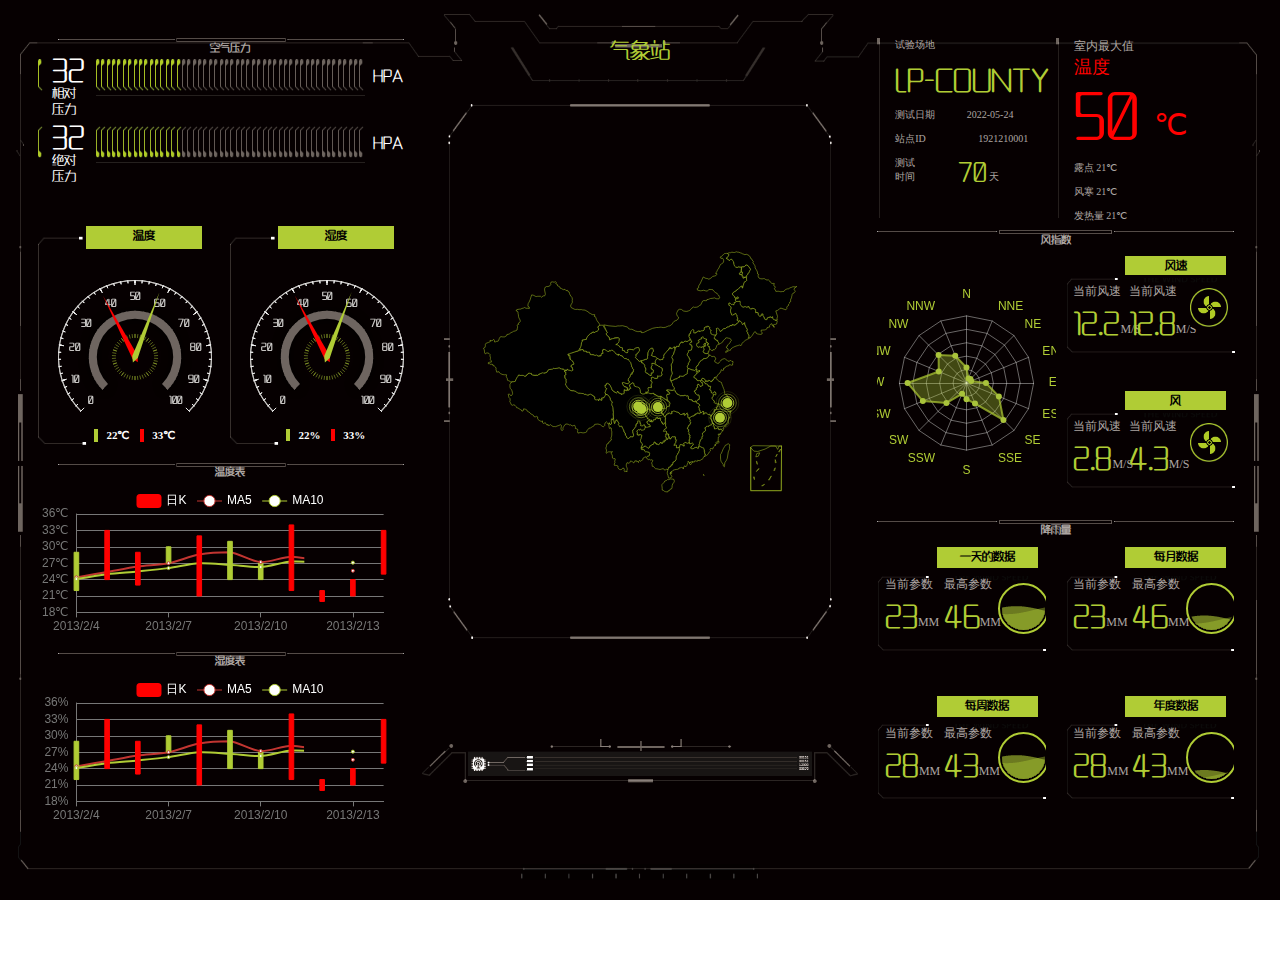
<file: 气象预报大数据平台/index.html>
<!DOCTYPE html>
<html>
<head lang="en">
    <meta charset="UTF-8">
    <title></title>
    <link href="css/index.css" rel="stylesheet" />

</head>
<body>
    <div class="content">
        <div class="left">
            <!--气压-->
            <div class="air">
                <div class="air-title title numfont">空气压力</div>
                <div class="air-relative">
                    <div class="air-val">
                        <span class="air-icon"></span>
                        <div class="numfont">
                            <p class="hpa-rel"></p>
                            <p class="hpa-nam">相对压力</p>
                        </div>
                    </div>
                    <div class="gray">

                    </div>
                    <div class="light">

                    </div>
                    <div class="unit">HPA</div>
                </div>
                <div class="air-absolutely">
                    <div class="air-val">
                        <span class="air-icon"></span>
                        <div class="numfont">
                            <p class="hpa-abs"></p>
                            <p class="hpa-nam">绝对压力</p>
                        </div>
                    </div>
                    <div class="gray">

                    </div>
                    <div class="light">

                    </div>
                    <div class="unit">HPA</div>
                </div>
            </div>
            <!--气压 end-->
            <!--温度和湿度-->
            <div class="tem-hum">
                <div class="temperature">
                    <div class="tem-hum-title numfont">温度</div>
                    <div class="tem-hum-chart" id="temChart">

                    </div>
                    <div class="tem-val">
                        <span class="indoor">22℃</span>
                        <span class="outdoor">33℃</span>
                    </div>
                </div>
                <div class="humidity">
                    <div class="tem-hum-title numfont">湿度</div>
                    <div class="tem-hum-chart" id="humChart">

                    </div>
                    <div class="hum-val">
                        <span class="indoor">22%</span>
                        <span class="outdoor">33%</span>
                    </div>
                </div>
            </div>
            <!--温度和湿度 end-->
            <!--温度一周k线图-->
            <div class="temp-k">
                <div class="title numfont">温度表</div>
                <div id="tempKChart">

                </div>
            </div>
            <!--温度一周k线图 end-->

            <!--湿度一走k线图-->
            <div class="dity-k">
                <div class="title numfont">湿度表</div>
                <div id="dityKChart">

                </div>
            </div>
            <!--湿度一走k线图 end-->
        </div>

        <div class="middle">
            <div class="headTitle">气象站</div>
            <!--地图-->
            <div class="chinaMap" style="color: white;">
                <div class="circle0"></div>

                <div id="btn" style="display: none;">
                    <div style="position: relative;">
                        <div class="btn0"></div>
                        <div class="btn1"></div>
                        <div class="btn2"></div>
                    </div>
                </div>

                <div class="mapBox">
                    <div id="map">

                    </div>
                </div>
                <div class="circle1"></div>
            </div>
            <!--地图 end-->
            <!--动画-->
            <div class="lineRun">

            </div>
            <!--动画 end-->
        </div>

        <div class="right">
            <div class="information">
                <!--基本信息-->
                <div class="baseInfo">
                    <p class="infoTitle">试验场地</p>
                    <p class="area">LP-COUNTY</p>
                    <p class="infoTitle">
                        测试日期
                        <span class="date">2022-05-24</span>
                    </p>
                    <p class="infoTitle">
                       站点ID
                        <span class="idNum">1921210001</span>
                    </p>
                    <p class="infoTitle">
                        <span class="infoTitle" style="display: inline-block;margin-right: 40px;">测试<br>时间</span>
                        <span class="days">70</span>
                        <span class="infoTitle">天</span>
                    </p>

                </div>
                <!--基本信息 end-->
                <!--温度/露点/风寒/热指数-->
                <div class="temData">
                    <p class="infoTitle" style="margin-bottom: 0;font-size: 12px;">室内最大值</p>
                    <p class="temTitle">温度</p>
                    <p class="indoorTem"><span class="temperatureN">50</span>℃</p>
                    <p class="infoTitle point">
                        露点
                        <span class="dewpoint">21℃</span>
                    </p>
                    <p class="infoTitle point">
                        风寒
                        <span class="windchill">21℃</span>
                    </p>
                    <p class="infoTitle point">
                        发热量
                        <span class="heatnumber">21℃</span>
                    </p>
                </div>
                <!--温度/露点/风寒/热指数 end-->
            </div>
            <!--风-->
            <div class="wind">
                <div class="air-title title numfont">风指数</div>
                <div id="windChart">

                </div>
                <div class="windData">
                    <div class="windSpeed">
                        <div class="windTitle numfont">风速</div>
                        <div class="windBox">
                            <div style="width: 33%;margin-left: 4%;">
                                <p>当前风速</p>
                                <p><span class="currentSpeed" id="nowWind">23</span>M/S</p>
                            </div>
                            <div style="width: 33%;">
                                <p>当前风速</p>
                                <p><span class="highestSpeed" id="highWind">46</span>M/S</p>
                            </div>
                            <div style="width: 30%">
                                <div class="windWrap">
                                    <img src="img/wind1.png" class="windFan">
                                </div>
                            </div>
                        </div>
                    </div>
                    <div class="gust">
                        <div class="windTitle numfont">风</div>
                        <div class="windBox">
                            <div style="width: 33%;margin-left: 4%;">
                                <p>当前风速</p>
                                <p><span class="currentSpeed" id="nowGust">28</span>M/S</p>
                            </div>
                            <div style="width: 33%;">
                                <p>当前风速</p>
                                <p><span class="highestSpeed" id="highGust">43</span>M/S</p>
                            </div>
                            <div style="width: 30%">
                                <div class="windWrap">
                                    <img src="img/wind1.png" class="windFan">
                                </div>
                            </div>
                        </div>
                    </div>
                </div>
            </div>
            <!--风 end-->
            <!--降雨量-->
            <div class="rainfall">
                <div class="air-title title numfont">降雨量</div>
                <div class="windData">
                    <div class="windSpeed">
                        <div class="windTitle numfont">一天的数据</div>
                        <div class="windBox">
                            <div style="width: 33%;margin-left: 4%;">
                                <p>当前参数</p>
                                <p><span class="currentSpeed" id="nowDay">23</span>MM</p>
                            </div>
                            <div style="width: 31%;margin-left: 2%">
                                <p>最高参数</p>
                                <p><span class="highestSpeed" id="highDay">46</span>MM</p>
                            </div>
                            <div style="width: 30%">
                                <div class="rainWrap" style="margin: 10px auto;text-align: center;">
                                    <canvas id="rainfallOne" ></canvas>
                                </div>
                            </div>
                        </div>
                    </div>
                    <div class="gust">
                        <div class="windTitle numfont">每周数据</div>
                        <div class="windBox">
                            <div style="width: 33%;margin-left: 4%;">
                                <p>当前参数</p>
                                <p><span class="currentSpeed" id="nowWeek">28</span>MM</p>
                            </div>
                            <div style="width: 31%;margin-left: 2%">
                                <p>最高参数</p>
                                <p><span class="highestSpeed" id="highWeek">43</span>MM</p>
                            </div>
                            <div style="width: 30%">
                                <div class="rainWrap" style="margin: 10px auto;text-align: center;">
                                    <canvas id="rainfallTwo"></canvas>
                                </div>
                            </div>
                        </div>
                    </div>
                </div>
                <div class="windData">
                    <div class="windSpeed">
                        <div class="windTitle numfont">每月数据</div>
                        <div class="windBox">
                            <div style="width: 33%;margin-left: 4%;">
                                <p>当前参数</p>
                                <p><span class="currentSpeed" id="nowMonth">23</span>MM</p>
                            </div>
                            <div style="width: 31%;margin-left: 2%">
                                <p>最高参数</p>
                                <p><span class="highestSpeed" id="highMonth">46</span>MM</p>
                            </div>
                            <div style="width: 30%">
                                <div class="rainWrap" style="margin: 10px auto;text-align: center;">
                                    <canvas id="rainfallThree"></canvas>
                                </div>
                            </div>
                        </div>
                    </div>
                    <div class="gust">
                        <div class="windTitle numfont">年度数据</div>
                        <div class="windBox">
                            <div style="width: 33%;margin-left: 4%;">
                                <p>当前参数</p>
                                <p><span class="currentSpeed" id="nowYear">28</span>MM</p>
                            </div>
                            <div style="width: 31%;margin-left: 2%">
                                <p>最高参数</p>
                                <p><span class="highestSpeed" id="highYear">43</span>MM</p>
                            </div>
                            <div style="width: 30%">
                                <div class="rainWrap" style="margin: 10px auto;text-align: center;">
                                    <canvas id="rainfallFour"></canvas>
                                </div>
                            </div>
                        </div>
                    </div>
                </div>
            </div>
            <!--降雨量 end-->
        </div>
    </div>
    <script src="js/jquery-3.2.1.min.js"></script>
    <script src="js/echarts.js"></script>
    <script src="js/china.js"></script>
    <script src="js/render.js"></script>

    <script>
        $(function(){
            for(var i=0;i<50;i++){
                $('.air-relative').find('.gray').append('<span></span>');
                $('.air-absolutely').find('.gray').append('<span></span>')
            }
            var pressureValRel=0;//初始气压(相对)
            var pressureValNowRel=32;//当前气压（相对）
            function airPreRel(now,old,par){
                if(now>old){
                    par.find('.light').append('<span></span>');
                    pressureValRel++;
                }else if(now<old){
                    par.find('.light').children('span:last-child').remove();
                    pressureValRel--;
                }else{
                    clearInterval(pressureRunRel);
                    return
                }
                $('.hpa-rel').text(pressureValRel*2);
            }
            var pressureRunRel=setInterval(function(){
                airPreRel(pressureValNowRel,pressureValRel,$('.air-relative'));
            },50);

            var pressureValAbs=0;//初始气压(绝对)
            var pressureValNowAbs=21;//当前气压（绝对）
            function airPreAbs(now,old,par){
                if(now>old){
                    par.find('.light').append('<span></span>');
                    pressureValAbs++;
                }else if(now<old){
                    par.find('.light').children('span:last-child').remove();
                    pressureValAbs--;
                }else{
                    clearInterval(pressureRunAbs);
                    return
                }
                $('.hpa-abs').text(pressureValAbs*2);
            }
            var pressureRunAbs=setInterval(function(){
                airPreAbs(pressureValNowAbs,pressureValAbs,$('.air-absolutely'));
            },50);

            //温度和湿度
            var temChart=echarts.init(document.getElementById('temChart'));
            var humChart=echarts.init(document.getElementById('humChart'));
            var temOption={
                tooltip:{
                   formatter:'{a}<br/>当前：{c}℃'
                },
                series:[
                    //内圈
                    {
                        type:'gauge',
                        center : ['50%', '60%'],    // 默认全局居中
                        radius : '30%',
                        min:0,
                        max:10,
                        startAngle: 270,
                        endAngle: -89.99999,
                        splitNumber:10,
                        axisLine: {            // 仪表盘轴线
                            lineStyle: {       // 属性lineStyle控制线条样式
                                color: [[1, '#ff4500']],
                                width: 0,
                                shadowColor : '#fff', //默认透明
                                shadowBlur: 10
                            }
                        },
                        axisLabel: {            // 刻度标签
                            show:false
                        },
                        axisTick: {            // 刻度
                            length :4,        // 属性length控制线长
                            lineStyle: {       // 属性lineStyle控制线条样式
                                color: 'rgba(176,204,53,.5)'
                            }
                        },
                        splitLine: {           // 分隔线
                            show:false
                        },
                        pointer: {
                            width:0,
                            shadowColor : '#fff', //默认透明
                            shadowBlur: 5
                        },
                        detail : {
                            show : false
                        }
                    },
                    //中圈
                    {
                        name:'转速',
                        type:'gauge',
                        center : ['50%', '60%'],    // 默认全局居中
                        radius : '60%',
                        min:0,
                        max:10,
                        splitNumber:10,
                        axisLine: {            // 坐标轴线
                            lineStyle: {       // 属性lineStyle控制线条样式
                                color: [[1,'#6E6560' ]],
                                width: 8,
                                shadowBlur: 10
                            }
                        },
                        axisLabel: {            // 刻度
                            textStyle: {       // 属性lineStyle控制线条样式
                                fontWeight:'' ,
                                color: 'rgba(30,144,255,0)',
                                shadowColor : '#fff', //默认透明
                                shadowBlur: 10
                            }
                        },
                        axisTick: {            // 坐标轴小标记
                            length :2,        // 属性length控制线长
                            lineStyle: {       // 属性lineStyle控制线条样式
                                color: 'auto'
                                /*shadowColor : '#fff', //默认透明
                                 shadowBlur: 10*/
                            }
                        },
                        splitLine: {           // 分隔线
                            length :0,         // 属性length控制线长
                            lineStyle: {       // 属性lineStyle（详见lineStyle）控制线条样式
                                width:0,
                                color: '#fff',
                                shadowColor : '#fff', //默认透明
                                shadowBlur: 10
                            }
                        },
                        pointer: {
                            width:0,
                            shadowColor : '#fff', //默认透明
                            shadowBlur: 5
                        },
                        detail : {
                            show : false
                        }
                    },
                    //外圈室内
                    {
                        type:'gauge',
                        center : ['50%', '60%'],    // 默认全局居中
                        radius:'100%',
                        min:0,
                        max:100,
                        name:'室内',
                        axisLine: {            // 坐标轴线
                            lineStyle: {
                                color: [[1, '#C7C5C3']],// 属性lineStyle控制线条样式
                                width: 1
                            }
                        },
                        itemStyle:{
                            normal:{
                                color:'#FF0000'
                            }
                        },
                        axisTick:{
                            length:3
                        },
                        axisLabel: {            // 坐标轴小标记
                            textStyle: {       // 属性lineStyle控制线条样式
                                fontWeight: 'bolder',
                                fontSize : 10,
                                fontFamily:'numfont'
                            }
                        },
                        splitLine: {           // 分隔线
                            length : 5,         // 属性length控制线长
                            lineStyle: {       // 属性lineStyle（详见lineStyle）控制线条样式
                                width:1
                            }
                        },
                        pointer:{
                            width:3,
                            length:'90%'
                        },
                        detail : {
                            show : false
                        },
                        data:[{value: 40}]
                    },
                    //外圈室外
                    {
                        type:'gauge',
                        center : ['50%', '60%'],    // 默认全局居中
                        radius : '100%',
                        min:0,
                        max:100,
                        name:'室外',
                        axisTick:{
                            length:3
                        },
                        axisLine: {            // 坐标轴线
                            lineStyle: {
                                color: [[1, '#C7C5C3']],// 属性lineStyle控制线条样式
                                width: 1
                            }
                        },
                        pointer:{
                            width:3,
                            length:'90%'
                        },
                        itemStyle:{
                            normal:{
                                color:'#B0CC35'
                            }

                        },
                        axisLabel: {
                            textStyle: {
                                fontWeight: 'bolder',
                                fontSize : 16,
                                color: 'rgba(30,144,255,0)'
                            }
                        },
                        splitLine: {           // 分隔线
                            length : 5,         // 属性length控制线长
                            lineStyle: {       // 属性lineStyle（详见lineStyle）控制线条样式
                                width:1
                            }
                        },
                        detail : {
                            show : false
                        },
                        data:[{value: 58}],
                        title:{
                            show:false
                        }
                    }
                ]
            };
            var humOption={
                tooltip:{
                    formatter:'{a}<br/>当前：{c}%'
                },
                series : [
                    //内圈
                    {
                        type:'gauge',
                        center : ['50%', '60%'],    // 默认全局居中
                        radius : '30%',
                        min:0,
                        max:10,
                        startAngle: 270,
                        endAngle: -89.99999,
                        splitNumber:10,
                        axisLine: {            // 仪表盘轴线
                            lineStyle: {       // 属性lineStyle控制线条样式
                                color: [[1, '#ff4500']],
                                width: 0,
                                shadowColor : '#fff', //默认透明
                                shadowBlur: 10
                            }
                        },
                        axisLabel: {            // 刻度标签
                           show:false
                        },
                        axisTick: {            // 刻度
                            length :4,        // 属性length控制线长
                            lineStyle: {       // 属性lineStyle控制线条样式
                                color: 'rgba(176,204,53,.5)'
                            }
                        },
                        splitLine: {           // 分隔线
                           show:false
                        },
                        pointer: {
                            width:0,
                            shadowColor : '#fff', //默认透明
                            shadowBlur: 5
                        },
                        detail : {
                            show : false
                        }
                    },
                    //中圈
                    {
                        name:'转速',
                        type:'gauge',
                        center : ['50%', '60%'],    // 默认全局居中
                        radius : '60%',
                        min:0,
                        max:10,
                        splitNumber:10,
                        axisLine: {            // 坐标轴线
                            lineStyle: {       // 属性lineStyle控制线条样式
                                color: [[1,'#6E6560' ]],
                                width: 8,

                                shadowBlur: 10
                            }
                        },
                        axisLabel: {            // 刻度
                            textStyle: {       // 属性lineStyle控制线条样式
                                fontWeight:'' ,
                                color: 'rgba(30,144,255,0)',
                                shadowColor : '#fff', //默认透明
                                shadowBlur: 10
                            }
                        },
                        axisTick: {            // 坐标轴小标记
                            length :2,        // 属性length控制线长
                            lineStyle: {       // 属性lineStyle控制线条样式
                                color: 'auto'
                                /*shadowColor : '#fff', //默认透明
                                 shadowBlur: 10*/
                            }
                        },
                        splitLine: {           // 分隔线
                            length :0,         // 属性length控制线长
                            lineStyle: {       // 属性lineStyle（详见lineStyle）控制线条样式
                                width:0,
                                color: '#fff',
                                shadowColor : '#fff', //默认透明
                                shadowBlur: 10
                            }
                        },
                        pointer: {
                            width:0,
                            shadowColor : '#fff', //默认透明
                            shadowBlur: 5
                        },
                        detail : {
                            show : false
                        }
                    },
                    //外圈室内
                    {
                        type:'gauge',
                        center : ['50%', '60%'],    // 默认全局居中
                        radius:'100%',
                        min:0,
                        max:100,
                        name:'室内',
                        axisLine: {            // 坐标轴线
                            lineStyle: {
                                color: [[1, '#C7C5C3']],// 属性lineStyle控制线条样式
                                width: 1
                            }
                        },
                        itemStyle:{
                            normal:{
                                color:'#FF0000'
                            }
                        },
                        axisTick:{
                            length:3
                        },
                        axisLabel: {            // 坐标轴小标记
                            textStyle: {       // 属性lineStyle控制线条样式
                                fontWeight: 'bolder',
                                fontSize : 10,
                                fontFamily:'numfont'
                            }
                        },
                        splitLine: {           // 分隔线
                            length : 5,         // 属性length控制线长
                            lineStyle: {       // 属性lineStyle（详见lineStyle）控制线条样式
                                width:1
                            }
                        },
                        pointer:{
                            width:3,
                            length:'90%'
                        },
                        detail : {
                            show : false
                        },
                        data:[{value: 40}]
                    },
                    //外圈室外
                    {
                        type:'gauge',
                        center : ['50%', '60%'],    // 默认全局居中
                        radius : '100%',
                        min:0,
                        max:100,
                        name:'室外',
                        axisTick:{
                            length:3
                        },
                        axisLine: {            // 坐标轴线
                            lineStyle: {
                                color: [[1, '#C7C5C3']],// 属性lineStyle控制线条样式
                                width: 1
                            }
                        },
                        pointer:{
                            width:3,
                            length:'90%'
                        },
                        itemStyle:{
                            normal:{
                                color:'#B0CC35'
                            }

                        },
                        axisLabel: {
                            textStyle: {
                                fontWeight: 'bolder',
                                fontSize : 16,
                                color: 'rgba(30,144,255,0)'
                            }
                        },
                        splitLine: {           // 分隔线
                            length : 5,         // 属性length控制线长
                            lineStyle: {       // 属性lineStyle（详见lineStyle）控制线条样式
                                width:1
                            }
                        },
                        detail : {
                            show : false
                        },
                        data:[{value: 58}],
                        title:{
                            show:false
                        }
                    }

                ]
            };
            temChart.setOption(temOption);
            humChart.setOption(humOption);
            var temVal=[25,36];
            var humVal=[21,30];
            function temHum(tem,hum){
                temOption.series[2].data[0].value=tem[0];
                temOption.series[3].data[0].value=tem[1];
                temChart.setOption(temOption);
                $('.tem-val').find('.indoor').text(tem[0]+'℃');
                $('.tem-val').find('.outdoor').text(tem[1]+'℃');
                humOption.series[2].data[0].value=hum[0];
                humOption.series[3].data[0].value=hum[1];
                humChart.setOption(humOption);
                $('.hum-val').find('.indoor').text(hum[0]+"%");
                $('.hum-val').find('.outdoor').text(hum[1]+"%");
            }
            setInterval(function(){
                temVal[0]=Math.round(Math.random()*100);
                temVal[1]=Math.round(Math.random()*100);
                humVal[0]=Math.round(Math.random()*100);
                humVal[1]=Math.round(Math.random()*100);
                temHum(temVal,humVal);
            },1000);
            //温度k线值
            //温度数据：最低温度，最高温度
            var data = [
                ['2013/1/24', 23,28,23,28],
                ['2013/1/25', 21,24,21,24],
                ['2013/1/26', 28,24,28,24],
                ['2013/1/27', 21,24,21,24],
                ['2013/1/28', 27,21,27,21],
                ['2013/1/29', 20,23,20,23],
                ['2013/1/30', 22,27,22,27],
                ['2013/1/31', 23,28,23,28],
                ['2013/2/1', 22,24,22,24],
                ['2013/2/2', 26,24,26,24],
                ['2013/2/3', 21,24,21,24],
                ['2013/2/4', 29,22,29,22],
                ['2013/2/5', 24,33,24,33],
                ['2013/2/6', 23,29,27,29],
                ['2013/2/7', 30,27,30,27],
                ['2013/2/8', 21,32,21,32],
                ['2013/2/9', 31,24,31,24],
                ['2013/2/10', 27,24,27,24],
                ['2013/2/11', 22,34,22,34],
                ['2013/2/12', 20,22,20,22],
                ['2013/2/13', 21,24,21,24],
                ['2013/2/14', 25,33,25,33]
            ];
            //数据序列化
            function splitData(rawData) {
                var categoryData = [];
                var values = [];
                for (var i = 0; i < rawData.length; i++) {
                    categoryData.push(rawData[i].splice(0, 1)[0]);
                    values.push(rawData[i])
                }
                return {
                    categoryData: categoryData,
                    values: values
                };
            }
            var data0=splitData(data);

            function calculateMA(dayCount, data) {
                var result = [];
                for (var i = 0, len = data.length; i < len; i++) {
                    if (i < dayCount) {
                        result.push('-');
                        continue;
                    }
                    var sum = 0;
                    for (var j = 0; j < dayCount; j++) {
                        sum += data[i - j][1];
                    }
                    result.push((sum / dayCount).toFixed(2));
                }
                return result;
            }

            var dataMA5 = calculateMA(5, data0.values);
            var dataMA10 = calculateMA(10, data0.values);
            var dataMA20 = calculateMA(20, data0.values);

            var temKOption={
                tooltip:{//提示框组件
                    trigger: 'axis',//坐标轴触发
                    axisPointer: {
                        type: 'cross'
                    },
                    width:2
                },
                legend:{
                    data:['日K','MA5','MA10'],
                    top:0,
                    textStyle:{
                        color:'#fff'
                    }
                },

                xAxis: {
                    type: 'category',
                    data: data0.categoryData,
                    boundaryGap : false,
                    axisLine: { lineStyle: { color: '#777' } }
                },
                yAxis: {
                    scale: true,
                    splitNumber: 4,//坐标轴的分割段数
                    axisLine: { lineStyle: { color: '#777' } },
                    splitLine: {
                        show: true,
                        lineStyle:{
                            color:'#777'
                        }
                    },//坐标轴在 ((grid)) 区域中的分隔线。
                    axisTick: {
                        show: false
                    },//刻度
                    axisLabel: {//标签
                        formatter: '{value}℃'
                    }
                },
                dataZoom: [
                    {
                        type: 'inside',
                        start: 50,
                        end: 100
                    }
                ],
                grid: [{//直角坐标系内绘图网格
                    height:'60%',
                    top: 25
                }],
                series:[
                    {
                        type: 'candlestick',
                        name: '日K',
                        data: data0.values,
                        barWidth:'15%',
                        //barMinWidth:'10%',
                        itemStyle: {
                            normal: {
                                color: 'red',
                                color0: '#B0CC35',
                                borderColor: 'red',
                                borderColor0: '#B0CC35'
                            }
                        }
                    },
                    {
                        name: 'MA5',
                        type: 'line',
                        data: calculateMA(5,data0.values),
                        smooth: true
                    },
                    {
                        name: 'MA10',
                        type: 'line',
                        data: calculateMA(10,data0.values),
                        smooth: true,
                        itemStyle:{
                            normal:{
                                color:'#B0CC35'
                            }
                        }
                    }
                ]
            };
            //温度k线图
            var tempKChart=echarts.init(document.getElementById('tempKChart'));
            tempKChart.setOption(temKOption);
            //湿度K线图
            var dityKChart=echarts.init(document.getElementById('dityKChart'));
            var humKOption=temKOption;
            humKOption.yAxis.axisLabel.formatter='{value}%';
            dityKChart.setOption(humKOption);

            //地图
            var mapChart=echarts.init(document.getElementById('map'));
            var series=[];

            //获取数据
            var geoData=[
                {name:'成都',value:[103.9526,30.7617]},
                {name:'金华',value:[120.0037,29.1028]},
                {name:'上海',value:[121.4648,31.2891]},
                {name:'梁平',value:[107.8109,30.6810]},
                {name:'简阳',value:[104.5525,30.4179]}
            ];
            //配置气泡点
            geoData.forEach(function (item, i) {
                series.push(
                        {
                            //name: ' Top10',
                            type: 'effectScatter',//带有涟漪特效动画的散点（气泡）图
                            coordinateSystem: 'geo',//系列使用的坐标系,geo为地理坐标系
                            zlevel: 2,
                            rippleEffect: {//涟漪特效相关配置
                                brushType: 'stroke'//波纹的绘制方式，可选 'stroke' 和 'fill'。
                            },
                           /* label: {//标签相关配置
                                normal: {
                                    show: true,
                                    position: 'right',
                                    formatter: '{b}'//{a}、{b}、{c}，分别表示系列名，数据名，数据值
                                }
                            },*/
                            symbolSize: 10,
                            itemStyle: {
                                normal: {
                                    color: '#B0CC35'
                                }
                            },
                            data: [item],
                            tooltip:{
                                formatter:'{b}观测点'
                            }
                        }
                );
            });


            var option={

                tooltip:{
                    trigger:'item',
                    formatter: '{b}'
                },
                geo: {
                    map: 'china',
                    itemStyle:{
                        normal:{
                            areaColor:'rgba(0,0,0,1)',
                            borderColor:'rgb(176,203,37)'
                        },
                        emphasis:{
                            areaColor:'rgba(176,203,37,.8)'
                        }
                    },
                    selectedMode:'single',
                    roam: true,
                    silent: false,
                    label: {
                        emphasis: {
                            show: true,
                            textStyle:{
                                color:'#B0CC35'
                            }
                        }

                    }
                },
                series:series
            };

            mapChart.setOption(option);



            //var mychartdata= echarts.getMap();

            var btn=$('#btn');
            var areaData=[
                {name: '北京', selected:false,jsonname:'beijing'},
                {name: '天津', selected:false,jsonname:'tianjin'},
                {name: '上海', selected:false,jsonname:'shanghai'},
                {name: '重庆', selected:false,jsonname:'chongqing'},
                {name: '河北', selected:false,jsonname:'hebei'},
                {name: '河南', selected:false,jsonname:'henan'},
                {name: '云南', selected:false,jsonname:'yunnan'},
                {name: '辽宁', selected:false,jsonname:'liaoning'},
                {name: '黑龙江', selected:false,jsonname:'heilongjiang'},
                {name: '湖南', selected:false,jsonname:'hunan'},
                {name: '安徽', selected:false,jsonname:'anhui'},
                {name: '山东', selected:false,jsonname:'shandong'},
                {name: '新疆', selected:false,jsonname:'xinjiang'},
                {name: '江苏', selected:false,jsonname:'jiangsu'},
                {name: '浙江', selected:false,jsonname:'zhejiang'},
                {name: '江西', selected:false,jsonname:'jiangxi'},
                {name: '湖北', selected:false,jsonname:'hubei'},
                {name: '广西', selected:false,jsonname:'guangxi'},
                {name: '甘肃', selected:false,jsonname:'gansu'},
                {name: '山西', selected:false,jsonname:'shanxi'},
                {name: '内蒙古', selected:false,jsonname:'neimenggu'},
                {name: '陕西', selected:false,jsonname:'shanxi'},
                {name: '吉林', selected:false,jsonname:'jilin'},
                {name: '福建', selected:false,jsonname:'fujian'},
                {name: '贵州', selected:false,jsonname:'guizhou'},
                {name: '广东', selected:false,jsonname:'guangdong'},
                {name: '青海', selected:false,jsonname:'qinghai'},
                {name: '西藏', selected:false,jsonname:'xizang'},
                {name: '四川', selected:false,jsonname:'sichuan'},
                {name: '宁夏', selected:false,jsonname:'ningxia'},
                {name: '海南', selected:false,jsonname:'hainan'},
                {name: '台湾', selected:false,jsonname:'taiwan'},
                {name: '香港', selected:false,jsonname:'xianggang'},
                {name: '澳门', selected:false,jsonname:'aomen'},
                {name: '成都市', selected:false,jsonname:'chengdu'}
            ];

            mapChart.on('geoselectchanged',function(param){
                var areaName=param.batch[0].name;
                for(var i=0;i<areaData.length;i++){
                    if(areaName == areaData[i].name){
                        btn.show();
                        var jsonName=areaData[i].jsonname;
                        $.getJSON('geojson/'+jsonName+'.json', function (data) {
                            mapChart.clear();
                            mapChart.setOption(option);
                            echarts.registerMap(jsonName, data);
                            option.geo.map=jsonName;
                            mapChart.setOption(option);
                        });


                    }
                }

            });
            document.getElementById('btn').onclick=function(){
                btn.hide();
                mapChart.clear();
                mapChart.setOption(option);
                option.geo.map='china';
                mapChart.setOption(option);
            };

            //风向图
            var windOption={
                tooltip:{},
                radar:{
                    indicator:[
                        {name:'N',max:12},
                        {name:'NNW',max:12},
                        {name:'NW',max:12},
                        {name:'WNW',max:12},
                        {name:'W',max:12},
                        {name:'WSW',max:12},
                        {name:'SW',max:12},
                        {name:'SSW',max:12},
                        {name:'S',max:12},
                        {name:'SSE',max:12},
                        {name:'SE',max:12},
                        {name:'ESE',max:12},
                        {name:'E',max:12},
                        {name:'ENE',max:12},
                        {name:'NE',max:12},
                        {name:'NNE',max:12}
                    ],
                    name:{
                      textStyle:{
                          color:'rgba(176,204,53,1)'
                      }
                    },
                    axisLine: {
                        lineStyle: {
                            color: 'rgba(255, 255, 255, 0.4)'
                        }
                    },
                    splitLine: {
                        lineStyle: {
                            color: 'rgba(255, 255, 255, 0.4)'
                        }
                    },
                    splitArea:{
                        areaStyle:{
                            color:'rgba(255,255,255,0)'
                        }
                    }
                },
                series:[{
                    type:'radar',
                    data:[
                        {
                            value:[2.8,5.3,7.1,5.4,10.6,8.5,5.1,2.1,2.9,4.0,9.4,6.3,3.5,0.9,1,0.9],
                            name:'2016'
                        }
                    ],
                    areaStyle:{
                        normal:{
                            color:'rgba(176,204,53,.5)'
                        }
                    },
                    lineStyle:{
                        normal:{
                            color:'rgba(176,204,53,.7)'

                        }
                    },
                    symbol:'circle',
                    symbolSize:6,
                    itemStyle:{
                        normal:{
                            color:'#A9C33B'
                        }
                    }
                }]
            };
            var windChart=echarts.init(document.getElementById('windChart'));
            windChart.setOption(windOption);

            //风速与阵风数据
            var speed={
                wind:[12.2,12.8],
                gust:[2.8,4.3]
            };
            function getData(){
                $('#nowWind').text(speed.wind[0]);
                $('#highWind').text(speed.wind[1]);
                var windSpeed=(50-speed.wind[0])*10;
                $('.windSpeed .windFan').css('animation-duration', windSpeed+'ms');
                $('#nowGust').text(speed.gust[0]);
                $('#highGust').text(speed.gust[1]);
                var gustSpeed=(50-speed.gust[0])*10;
                $('.gust .windFan').css('animation-duration', gustSpeed+'ms');
            }
            getData();

            //降雨量
            function creatBall(ele,data){
                new WaterPolo(ele,{
                    cW:55,
                    cH:55,
                    baseY:data
                })
            }
            creatBall('rainfallOne',80);
            creatBall('rainfallTwo',60);
            creatBall('rainfallThree',30);
            creatBall('rainfallFour',20);




        });


    </script>
</body>
</html>
</file>
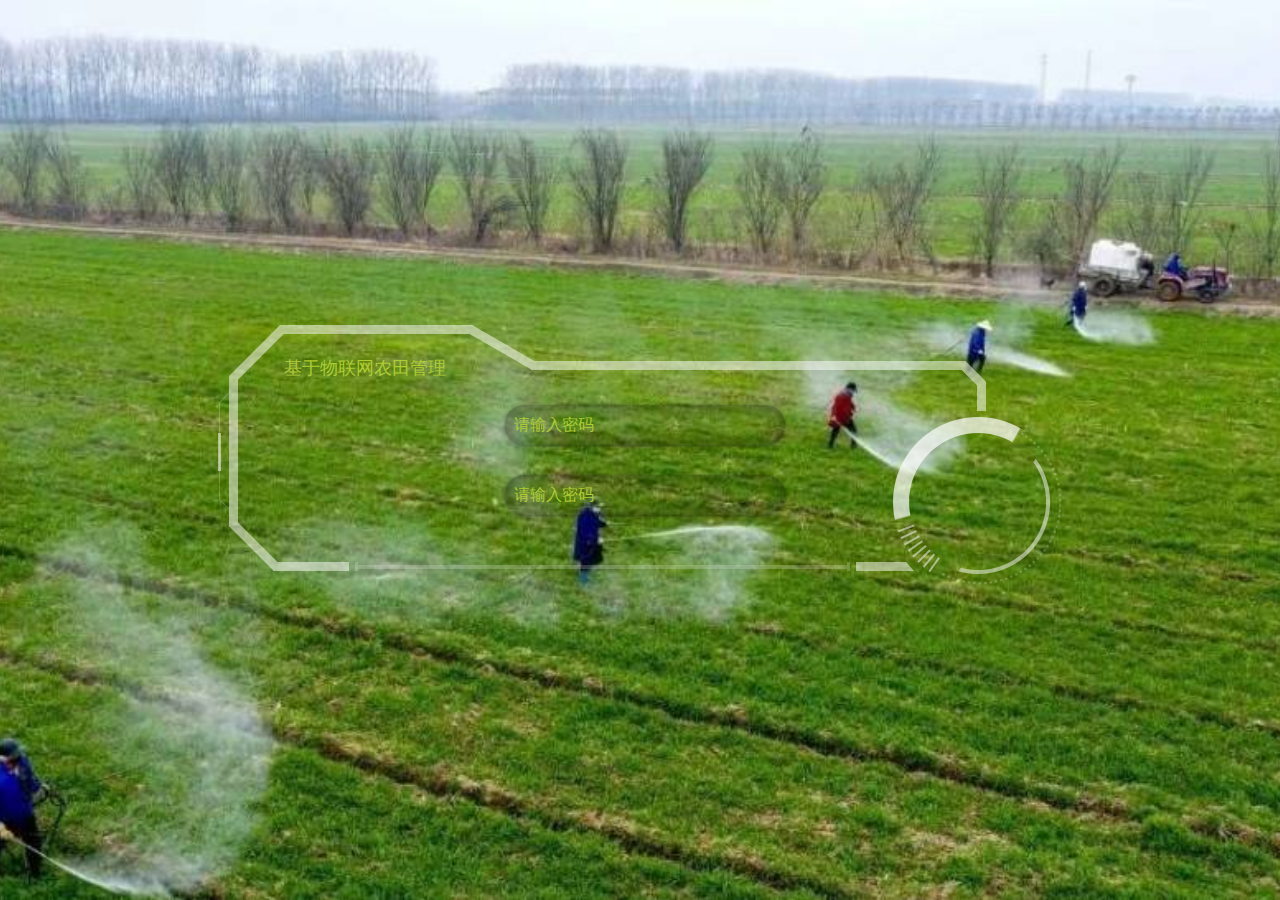
<file: login.html>
<!DOCTYPE html>
<html lang="en">

<head>
    <meta charset="UTF-8">
    <meta name="viewport" content="width=device-width, initial-scale=1.0">
    <meta http-equiv="X-UA-Compatible" content="ie=edge">
    <title>Weather Station</title>
    <link rel="stylesheet" href="./css/login.css">
	<style>
	input::input-placeholder{
		color:red;
	}
</style>
</head>

<body>
    <div class="content">
        <div class="left">
            <p>基于物联网农田管理</p>
            <div id="earth"></div>
        </div>
        <div class="middle">
            <form id="myform">
                <div class="login" > 
                   请输入密码<input type="text"  id="account" />
                </div>
                <div class="login">
                    请输入密码<input type="password"  id="password" />
                </div>
            </form>

        </div>
        <div class="right">
            <div id="btn" title="Login">
                <div class="btn0"></div>
                <div class="btn1"></div>
                <div class="btn2"></div>
            </div>
        </div>
    </div>
    <div class="warning" style="display: none;">
        <span>×</span>密码错误，请重新输入密码
    </div>
    <script src="js/jquery-3.2.1.min.js"></script>
    <script src="js/echarts.js"></script>
    <script src="js/echarts-gl.min.js"></script>
    <script src="js/world.js"></script>
    <script>
        var earth = echarts.init(document.getElementById('earth'));
        //自制纹理贴图
        var canvas = document.createElement('canvas');
        var mapChart = echarts.init(canvas, null, {
            width: 4096, height: 2048
        });
        mapChart.setOption({
            backgroundColor: 'rgba(64,75,93,.1)',
            series: [
                {
                    type: 'map',
                    map: 'world',
                    // 绘制完整尺寸的 echarts 实例
                    top: 0, left: 0,
                    right: 0, bottom: 0,
                    boundingCoords: [[-180, 90], [180, -90]],
                    itemStyle: {
                        normal: {
                            areaColor: 'rgba(176,203,37,1)',
                            borderColor: 'rgb(0,0,0)'
                        },
                        emphasis: {
                            areaColor: 'rgba(176,203,37,1)'
                        }
                    }
                }
            ]
        });
        var option = {
            globe: {
                baseTexture: mapChart,
                viewControl: {
                    rotateSensitivity: 0,
                    panSensitivity: 0,
                    zoomSensitivity: 0
                }
            }
        };
        earth.setOption(option);
        //登录
        $('#btn').on('click', function () {
            var account = $('#account').val();
            var password = $('#password').val();
            if (account == '' || password == '') {
                //alert('用户名或密码不能为空！');
                $('.warning').show().addClass('bounceIn');
                return
            }
            if(account==='admin'&&password==='1234567'){
                window.location.href="index.html";
            }
			if(account==='common'&&password==='1234567'){
			    window.location.href="index.html";
			}
            /* $.ajax({
                url: '@Url.Action("Login")',
                type: 'post',
                data: { account: account, password: password },
                success: function (result) {
                    result = handleError(result);
                    if (!result.IsError) {
                        window.location = '@Url.Action("Index", "Home")';
                    }
                }
            }) */
        })
    </script>
</body>

</html>
</file>
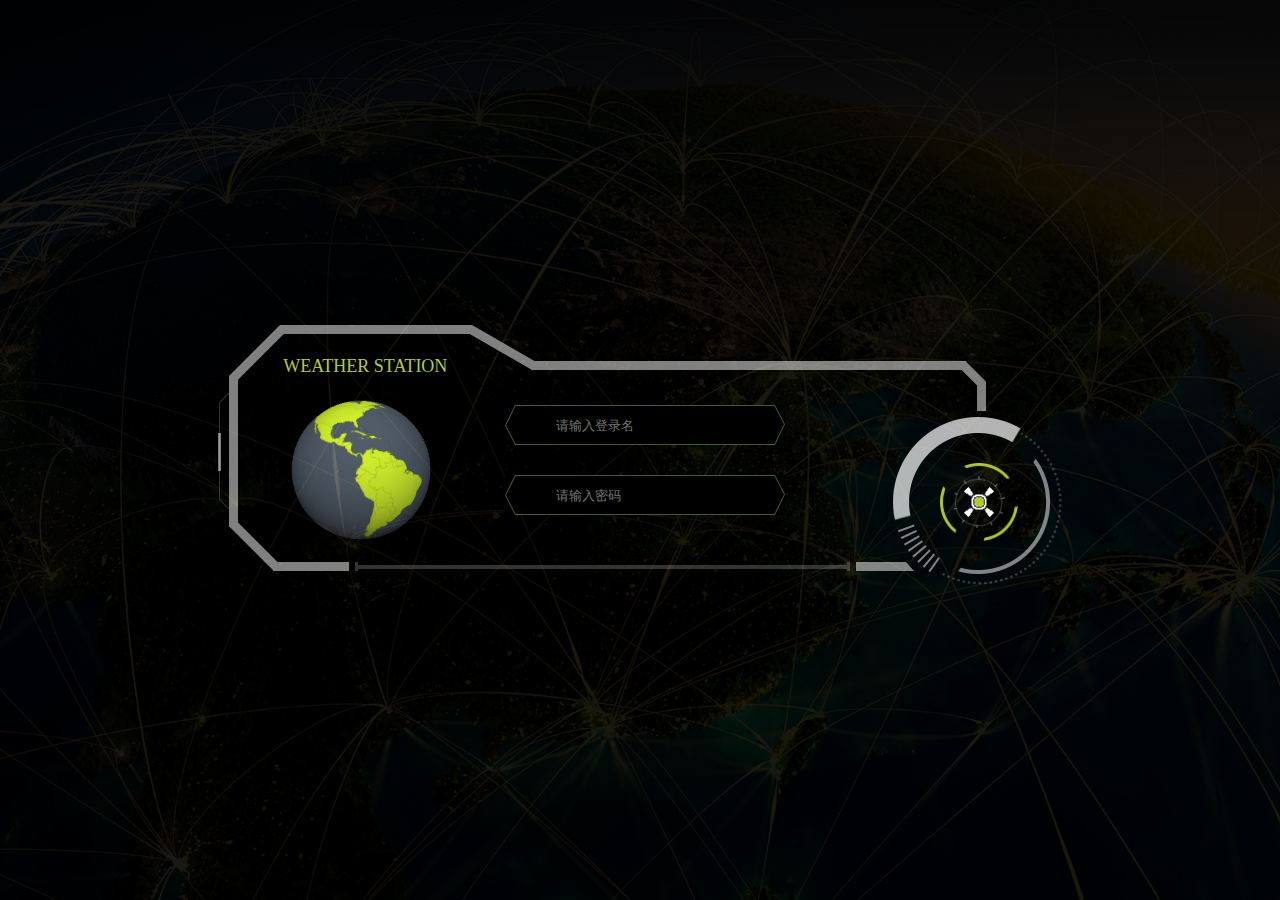
<file: 气象预报大数据平台/login.html>
<!DOCTYPE html>
<html lang="en">

<head>
    <meta charset="UTF-8">
    <meta name="viewport" content="width=device-width, initial-scale=1.0">
    <meta http-equiv="X-UA-Compatible" content="ie=edge">
    <title>Weather Station</title>
    <link rel="stylesheet" href="./css/login.css">
</head>

<body>
    <div class="content">
        <div class="left">
            <p>WEATHER STATION</p>
            <div id="earth"></div>
        </div>
        <div class="middle">
            <form id="myform">
                <div class="login">
                    <input type="text" placeholder="请输入登录名" id="account" />
                </div>
                <div class="login">
                    <input type="password" placeholder="请输入密码" id="password" />
                </div>
            </form>

        </div>
        <div class="right">
            <div id="btn" title="Login">
                <div class="btn0"></div>
                <div class="btn1"></div>
                <div class="btn2"></div>
            </div>
        </div>
    </div>
    <div class="warning" style="display: none;">
        <span>×</span>PASSWORD ERROR, PLEASE RE-ENTER PASSWORD
    </div>
    <script src="js/jquery-3.2.1.min.js"></script>
    <script src="js/echarts.js"></script>
    <script src="js/echarts-gl.min.js"></script>
    <script src="js/world.js"></script>
    <script>
        var earth = echarts.init(document.getElementById('earth'));
        //自制纹理贴图
        var canvas = document.createElement('canvas');
        var mapChart = echarts.init(canvas, null, {
            width: 4096, height: 2048
        });
        mapChart.setOption({
            backgroundColor: 'rgba(64,75,93,.1)',
            series: [
                {
                    type: 'map',
                    map: 'world',
                    // 绘制完整尺寸的 echarts 实例
                    top: 0, left: 0,
                    right: 0, bottom: 0,
                    boundingCoords: [[-180, 90], [180, -90]],
                    itemStyle: {
                        normal: {
                            areaColor: 'rgba(176,203,37,1)',
                            borderColor: 'rgb(0,0,0)'
                        },
                        emphasis: {
                            areaColor: 'rgba(176,203,37,1)'
                        }
                    }
                }
            ]
        });
        var option = {
            globe: {
                baseTexture: mapChart,
                viewControl: {
                    rotateSensitivity: 0,
                    panSensitivity: 0,
                    zoomSensitivity: 0
                }
            }
        };
        earth.setOption(option);
        //登录
        $('#btn').on('click', function () {
            var account = $('#account').val();
            var password = $('#password').val();
            if (account == '' || password == '') {
                //alert('用户名或密码不能为空！');
                $('.warning').show().addClass('bounceIn');
                return
            }
            if(account==='1234567'&&password==='1234567'){
                window.location.href="bigdata.html";
            }
            /* $.ajax({
                url: '@Url.Action("Login")',
                type: 'post',
                data: { account: account, password: password },
                success: function (result) {
                    result = handleError(result);
                    if (!result.IsError) {
                        window.location = '@Url.Action("Index", "Home")';
                    }
                }
            }) */
        })
    </script>
</body>

</html>
</file>
<file: 气象预报大数据平台/css/index.css>
html{
    height: 100%;
}
body{
    height: 100%;
    width: 100%;
    min-width: 1280px;
    margin: 0;
    background: url('../img/bg.png') no-repeat;
    background-size: 100% 100%;
    overflow: hidden;
    padding: 3%;

}
.content{
    height: 100%;
}
@font-face {
    font-family: "numfont";
    src: url('../fonts/num.otf') format('truetype');
}
.numfont {
    font-family:"numfont" !important;
    font-size:16px;
    font-style:normal;
    -webkit-font-smoothing: antialiased;
    -moz-osx-font-smoothing: grayscale;
}

.left{
    float: left;
    width: 30%;
    height: 100%;
}
/*closed*/
#btn{
    position: absolute;
    top: 12%;
    right: 12%;
    width: 52px;
    height: 52px;
    z-index: 9999999;
    cursor: pointer;
}
#btn>div{
    width: 52px;
    height: 52px;
    position: relative;
}

.btn0{
    position: absolute;
    width: 52px;
    height: 52px;
    background: url("../img/close0.png") no-repeat;
    background-size: 100%;
    animation: clockwise 3s linear infinite;
}
.btn1{
    position: absolute;
    width: 34px;
    height: 34px;
    margin: 9px;
    background: url("../img/close1.png") no-repeat;
    background-size: 100%;
}
.btn2{
    position: absolute;
    width: 20px;
    height: 20px;
    margin: 16px;
    background: url("../img/close2.png") no-repeat;
    background-size: 100%;
    animation: anticlockwise 3s linear infinite;
}
@keyframes clockwise {
    0% {
        transform:rotate(0deg);
    }
    100% {
        transform:rotate(-360deg);
    }
}
@keyframes anticlockwise {
    0% {
        transform:rotate(0deg);
    }
    100% {
        transform:rotate(360deg);
    }
}
/*air*/
.air{
    height: 20%;
}
.title{
    background: url("../img/line.png") no-repeat top;
    background-size: 90%;
    height: 12%;
    color: #ACA5A1;
    font-size: 10px;
    text-align: center;
    padding-top: 1%;
    font-weight: bold;
}
.air-relative,.air-absolutely{
    height: 20%;
    position: relative;
}
.air-relative{
    margin: 2% 0 8% 0;
}
.air-val{
    float: left;
    color: white;
    height: 100%;
    line-height: 100%;
    width: 15%;
}
.air-val div{
    width: 60%;
    height: 100%;
    float: left;
    margin-left: 1%;
    margin-top: 4%;
}
.air-val div p{
    margin: 0 5%;
}
.unit{
    width: 15%;
    float: right;
    margin-right: 5%;
    color: white;
    height: 100%;
    font-family: numfont;
    line-height: 200%;
    text-align: right;
}
.gray{
    border-bottom: 1px solid #25201E;
}
.gray,.light{
    height: 100%;
    width: 70%;
    position: absolute;
    left: 15%;
}
.gray span,.light span{
    display: block;
    width: 2%;
    height: 90%;
    float: left;
}
.air-relative .gray span{
    background: url("../img/bartop1.png") no-repeat;
    background-size: auto 100%;
}
.air-relative .light span{
    background: url("../img/bartop0.png") no-repeat;
    background-size: auto 100%;
}
.air-absolutely .gray span{
    background: url("../img/barfoot1.png") no-repeat;
    background-size: auto 100%;
}
.air-absolutely .light span{
    background: url("../img/barfoot0.png") no-repeat;
    background-size: auto 100%;
}
.air-icon{
    display: block;
    width: 20%;
    height: 90%;
    float: left;

}
.air-relative .air-icon {
    background: url("../img/bartop0.png") no-repeat;
    background-size: auto 100%;
}
.air-absolutely .air-icon{
    background: url("../img/barfoot0.png") no-repeat;
    background-size: auto 100%;
}
.hpa-rel,.hpa-abs{
    font-size: 30px;
}
.air-val .hpa-nam{
    margin-top: 20%;
}
.hpa-nam{
    font-size: 12px;
}

/*tem-hum*/
.tem-hum{
    height: 25%;
    margin-top: 2%;
}
.temperature,.humidity{
    float: left;
    width: 50%;
    height: 100%;
    background: url("../img/leftline.png") no-repeat left;
    background-size: auto 100%;
}
.tem-hum-title{
    background: #B0CC35;
    width: 60%;
    margin-left: 25%;
    height: 10%;
    font-size: 11px;
    font-weight: bold;
    text-align: center;
    line-height: 160%;
}
.tem-hum-chart{
    width: 80%;
    height: 80%;
    margin: 0 auto;
}
.tem-val,.hum-val{
    width: 70%;
    margin-left: 25%;
    height: 10%;
    font-size: 11px;
    font-weight: bold;
}
.indoor,.outdoor{
    display: inline-block;
    color: white;
    text-indent: 8px;
    margin-left: 8px;
}
.indoor{
    border-left: 4px solid #B0CC35;
}
.outdoor{
    border-left: 4px solid red;
}
/*temp-k*/
.temp-k{
    height: 21%;
    margin-top: 3%;
}
#tempKChart{
    height: 87%;
}
.dity-k{
    height: 21%;
}
#dityKChart{
    height: 87%;
}
/*map*/
.middle{
    float: left;
    width: 34%;
    height: 100%;
}
.chinaMap{
    margin-top: 3%;
    width: 100%;
    height: 70%;
    overflow: hidden;
    z-index: 999999;
    position: relative;
}
.mapBox{
    background: url("../img/wrapper.png") no-repeat center;
    background-size: 100% 100%;
    width: 90%;
    margin: 7% auto;
    height: 85%;
}
#map{
    width: 100%;
    height: 100%;
}
.lineRun{
    width: 100%;
    height: 80px;
    background: url("../img/animate.png") no-repeat bottom;
    background-size: 100%;
}
.headTitle{
    font-family: numfont;
    color: #B0CC35;
    position: relative;
    width: 100%;
    text-align: center;
    font-size: 20px;
}

/*right*/
.right{
    float: left;
    width: 36%;
    height: 100%;
    box-sizing: border-box;
    padding-right: 5%;
}
.information{
    width: 90%;
    height: 20%;
    padding: 0 5%;
}
.baseInfo,.temData{
    width: 45%;
    height: 100%;
    float: left;
    background: url("../img/verticalline.png") no-repeat left;
    background-size: auto 100%;
    padding-left: 5%;
}

.infoTitle{
    font-size: 10px;
    color: #AEA7A3;
    margin-top: 0;
}
.area{
    font-family: numfont;
    font-size: 30px;
    color: #B0CC35;
    margin: 0 0 12px 0;
}
.days{
    font-family: numfont;
    color: #B0CC35;
    font-size: 25px;
}
.date{
    display: inline-block;
    text-indent: 29px;
}
.idNum{
    display: inline-block;
    text-indent: 50px;
}
.temTitle{
    color: red;
    font-size: 18px;
    margin: 0;
}
.indoorTem{
    font-family: numfont;
    color: red;
    font-size: 30px;
    margin: 0 0 15px 0;
}
.temperatureN{
    font-size: 60px;
    display: inline-block;
    margin-right: 15px;
}
.point span{
    display: inline-block;
    
    margin-right: 80px;
}
.wind{
    width: 100%;
    height: 30%;
    margin-top: 3%;
}
#windChart{
    width: 45%;
    margin-left: 5%;
    float: left;
    height: 100%;
}
.windData{
    width: 45%;
    float: left;
    height: 100%;
}
.windSpeed,.gust{
    width: 94%;
    height: 50%;
    float: right;
    background: url("../img/line1.png") no-repeat center;
    background-size: 100%;
    overflow: hidden;
}
.windTitle{
    background: #B0CC35;
    width: 60%;
    margin-top: 5%;
    margin-left: 35%;
    height: 14%;
    font-size: 11px;
    font-weight: bold;
    text-align: center;
    line-height: 160%;
}
.windBox{
    width: 100%;
    height: 80%;
    color: #ACA5A1;
}
.windBox>div{
    margin-top: 2%;
    height: 98%;
    float: left;
}
.windBox div p{
    font-size: 12px;
    margin: 5px 0;
}
.windWrap{
    width: 76%;
    height: 80%;
    margin: 20% 12%;
    background: url("../img/wind0.png") no-repeat;
    background-size: 100%;
    overflow: hidden;
}
.windFan{
    width: 60%;
    margin: 20%;
}
.currentSpeed,.highestSpeed{
    font-family: numfont;
    color: #B0CC35;
    font-size: 30px;
}

.windSpeed .windFan{
    animation: speed 600ms linear infinite;
}
.gust .windFan{
    animation: speed 400ms linear infinite;
}
@keyframes speed {
    0% {
        transform:rotate(0deg);
    }
    100% {
        transform:rotate(360deg);
    }
}
/*rain*/
.air-title{
    height: 5%;
}
.rainfall{
    width: 100%;
    height: 33%;
    margin-top: 5%;
}
.rainfall .windData{
    margin-left: 2.5%;
}
</file>
<file: css/login.css>
html,body{
    width: 100%;
    height: 100%;
    margin: 0;
    padding: 0;
}
body{
    background: url("../1.jpg") no-repeat center;
    background-size: cover;
}
.content{
    width: 845px;
    height: 260px;
    margin: 0 auto;
    position: relative;
    top: 50%;
    margin-top: -125px;
    background: url("../img/login0.png") no-repeat center;
}
.left,.middle,.right{
    width: 33%;
    float: left;
    color: #B0CC35;
    text-align: center;
}
.left{
    margin-left: 1%;
    margin-top: 13px;
}
.left p{
    font-size: 18px;
}
.middle{
    margin-top: 80px;
}
.middle .login{
    width: 280px;
    height: 40px;
    margin-bottom: 30px;
    border-radius:10px;
	border-radius:30px;
	border:10px #FFFF7F red;
	box-shadow: 0px 1px 4px rgba(0,0,0,0.5),
	                0px 0px 20px rgba(0,0,0,0.5) inset;
}
.middle .login input{
    height: 38px;
    border: none;
    background: none !important;
    outline: none;

	
	
input ::-webkit-input-placeholder {
    color: #000000;
}
.right{
    margin-top: 50px;
    position: relative;
    box-sizing: border-box;
    padding-top: 88px;
    padding-left: 156px;
}
.btn0{
    position: absolute;
    width: 78px;
    height: 78px;
    background: url("../img/close0.png") no-repeat;
    background-size: 100%;
    animation: clockwise 3s linear infinite;
}
.btn1{
    position: absolute;
    width: 52px;
    height: 52px;
    margin: 13px;
    background: url("../img/close1.png") no-repeat;
    background-size: 100%;
}
.btn2{
    position: absolute;
    width: 30px;
    height: 30px;
    margin: 24px;
    background: url("../img/close2.png") no-repeat;
    background-size: 100%;
    animation: anticlockwise 3s linear infinite;
}
@keyframes clockwise {
    0% {
        transform:rotate(0deg);
    }
    100% {
        transform:rotate(-360deg);
    }
}
@keyframes anticlockwise {
    0% {
        transform:rotate(0deg);
    }
    100% {
        transform:rotate(360deg);
    }
}
#earth{
    width: 150px;
    height: 150px;
    margin-left: 60px;
}
.warning{
    width: 595px;
    height: 100px;
    background: url("../img/login2.png") no-repeat center;
    margin: 0 auto;
    position: relative;
    color:red;
    line-height: 100px;
    text-align: center;
    font-weight: bold;
}
.warning span{
    animation: 1s bounceIn;
    font-size: 50px;
    display: block;
    position: absolute;
    left: 8%;
    margin-top: -5px;
}
@keyframes bounceIn {
    from, 20%, 40%, 60%, 80%, to {
        animation-timing-function: cubic-bezier(0.215, 0.610, 0.355, 1.000);
    }

    0% {
        opacity: 0;
        transform: scale3d(.3, .3, .3);
    }

    100% {
        transform: scale3d(1, 1, 1);
    }
}
.bounceIn{
    animation: 500ms bounceIn;
}
#btn{
    width: 78px;
    height: 78px;
    cursor: pointer;
}
</file>
<file: 气象预报大数据平台/css/login.css>
html,body{
    width: 100%;
    height: 100%;
    margin: 0;
    padding: 0;
}
body{
    background: url("../img/loginbg.png") no-repeat center;
    background-size: cover;
}
.content{
    width: 845px;
    height: 260px;
    margin: 0 auto;
    position: relative;
    top: 50%;
    margin-top: -125px;
    background: url("../img/login0.png") no-repeat center;
}
.left,.middle,.right{
    width: 33%;
    float: left;
    color: #B0CC35;
    text-align: center;
}
.left{
    margin-left: 1%;
    margin-top: 13px;
}
.left p{
    font-size: 18px;
}
.middle{
    margin-top: 80px;
}
.middle .login{
    width: 280px;
    height: 40px;
    margin-bottom: 30px;
    background: url("../img/login1.png") no-repeat center;
}
.middle .login input{
    height: 38px;
    border: none;
    background: none !important;
    outline: none;
    color: #B0CC35;
}
.right{
    margin-top: 50px;
    position: relative;
    box-sizing: border-box;
    padding-top: 88px;
    padding-left: 156px;
}
.btn0{
    position: absolute;
    width: 78px;
    height: 78px;
    background: url("../img/close0.png") no-repeat;
    background-size: 100%;
    animation: clockwise 3s linear infinite;
}
.btn1{
    position: absolute;
    width: 52px;
    height: 52px;
    margin: 13px;
    background: url("../img/close1.png") no-repeat;
    background-size: 100%;
}
.btn2{
    position: absolute;
    width: 30px;
    height: 30px;
    margin: 24px;
    background: url("../img/close2.png") no-repeat;
    background-size: 100%;
    animation: anticlockwise 3s linear infinite;
}
@keyframes clockwise {
    0% {
        transform:rotate(0deg);
    }
    100% {
        transform:rotate(-360deg);
    }
}
@keyframes anticlockwise {
    0% {
        transform:rotate(0deg);
    }
    100% {
        transform:rotate(360deg);
    }
}
#earth{
    width: 150px;
    height: 150px;
    margin-left: 60px;
}
.warning{
    width: 595px;
    height: 100px;
    background: url("../img/login2.png") no-repeat center;
    margin: 0 auto;
    position: relative;
    color:red;
    line-height: 100px;
    text-align: center;
    font-weight: bold;
}
.warning span{
    animation: 1s bounceIn;
    font-size: 50px;
    display: block;
    position: absolute;
    left: 8%;
    margin-top: -5px;
}
@keyframes bounceIn {
    from, 20%, 40%, 60%, 80%, to {
        animation-timing-function: cubic-bezier(0.215, 0.610, 0.355, 1.000);
    }

    0% {
        opacity: 0;
        transform: scale3d(.3, .3, .3);
    }

    100% {
        transform: scale3d(1, 1, 1);
    }
}
.bounceIn{
    animation: 500ms bounceIn;
}
#btn{
    width: 78px;
    height: 78px;
    cursor: pointer;
}
</file>
